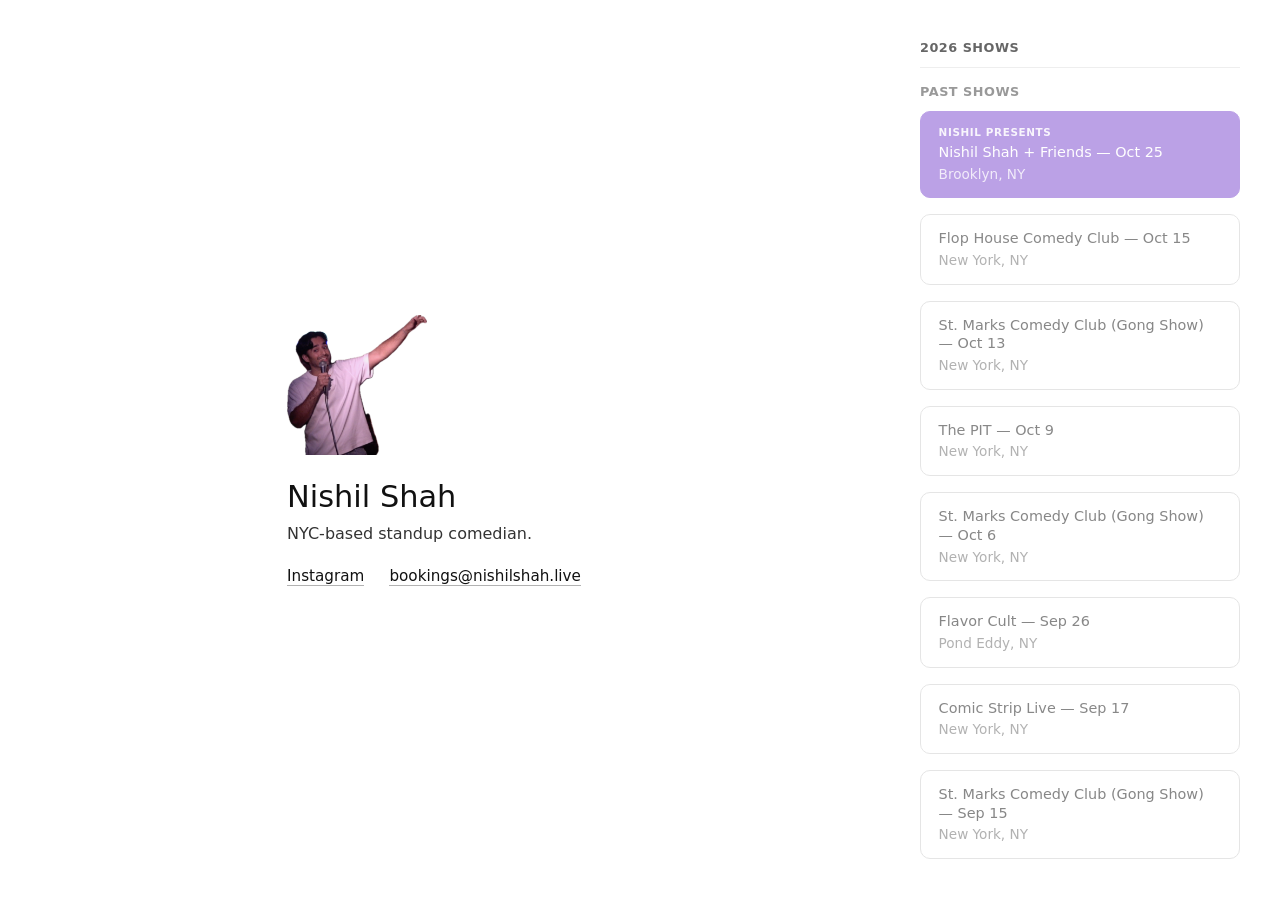
<file: index.html>
<!DOCTYPE html>
<html lang="en">
  <head>
    <meta charset="UTF-8" />
    <meta name="viewport" content="width=device-width, initial-scale=1" />
    <link rel="icon" href="/favicon.png" type="image/png" />
    <title>Nishil Shah</title>

    <meta
      name="description"
      content="Nishil Shah — NYC-based standup comedian."
    />

    <!-- Link preview card (iMessage, Instagram, X, WhatsApp, etc.). -->
    <meta property="og:type" content="website" />
    <meta property="og:url" content="https://nishilshah.live/" />
    <meta property="og:title" content="Nishil Shah" />
    <meta property="og:description" content="NYC-based standup comedian." />
    <meta property="og:image" content="https://nishilshah.live/images/portrait.jpg" />
    <meta name="twitter:card" content="summary_large_image" />
    <meta name="twitter:title" content="Nishil Shah" />
    <meta name="twitter:description" content="NYC-based standup comedian." />
    <meta name="twitter:image" content="https://nishilshah.live/images/portrait.jpg" />

    <link rel="stylesheet" href="theme.css" />
    <link rel="stylesheet" href="styles.css" />
  </head>

  <body>
    <main class="page">
      <!-- Intro -->
      <section class="intro">
        <img
          src="images/portrait.jpg"
          alt="Portrait of Nishil Shah"
          class="portrait"
        />

        <h1 class="name">Nishil Shah</h1>

        <p class="bio">
          NYC-based standup comedian.
        </p>

        <nav class="links">
          <a href="https://instagram.com/nishilshah12" target="_blank">Instagram</a>
          <a href="mailto:bookings@nishilshah.live">bookings@nishilshah.live</a>
        </nav>

        <p class="watch-line" id="watch-line" hidden>
          <span class="watch-arrow" aria-hidden="true">➡️</span>
          <a class="watch-link" href="watch/index.html">5-minute set</a>
        </p>
        <p class="watch-note" id="watch-note" hidden></p>
      </section>

      <!-- Upcoming Shows -->
      <aside class="shows">
        <div class="shows-header">2026 SHOWS</div>
        <div class="shows-list"></div>
      </aside>
    </main>

    <script src="shows.js"></script>
    <script>
      // Show data lives in shows.js (window.SHOWS). Edit that file to add/edit shows.
      const shows = window.SHOWS || [];

      const MONTHS = ["Jan", "Feb", "Mar", "Apr", "May", "Jun", "Jul", "Aug", "Sep", "Oct", "Nov", "Dec"];

      // Parse the date parts by hand so there's no timezone shift (e.g. a UTC
      // date rendering as the previous day in New York).
      function formatShowDate(iso) {
        const [, month, day] = iso.split("-").map(Number);
        return MONTHS[month - 1] + " " + day;
      }

      // Today as a local YYYY-MM-DD string, so it compares directly against the
      // show dates without any timezone drift.
      function todayISO() {
        const now = new Date();
        const y = now.getFullYear();
        const m = String(now.getMonth() + 1).padStart(2, "0");
        const d = String(now.getDate()).padStart(2, "0");
        return y + "-" + m + "-" + d;
      }

      // Build one card. Past shows stay dimmed but remain clickable when they
      // have a link — it points at the (now-ended) event page for reference,
      // labeled "View Event" rather than "Get Tickets".
      function buildCard(show, isPast) {
        const clickable = !!show.url;
        const external = clickable && /^https?:\/\//.test(show.url);
        const card = document.createElement(clickable ? "a" : "div");
        card.className = "show-card";
        if (isPast) card.classList.add("past");
        if (show.mine) card.classList.add("mine");
        // Featured (headline) show: filled accent hero card.
        if (show.featured) card.classList.add("featured");
        if (clickable) {
          card.href = show.url;
          // Only external links open a new tab; internal pages stay in-tab.
          if (external) {
            card.target = "_blank";
            card.rel = "noopener";
          }
        }

        const content = document.createElement("div");
        content.className = "show-content";

        if (show.mine) {
          const badge = document.createElement("div");
          badge.className = "show-badge";
          badge.textContent = "NISHIL PRESENTS";
          content.appendChild(badge);
        }

        const title = document.createElement("div");
        title.className = "show-title";
        title.textContent = show.venue + " — " + formatShowDate(show.date);

        const meta = document.createElement("div");
        meta.className = "show-meta";
        meta.textContent = show.city;

        content.appendChild(title);
        content.appendChild(meta);
        card.appendChild(content);

        // Self-produced: "View Show" (leads to its landing page).
        // Upcoming: "Get Tickets" or a door note. Past: "View Event" (no note).
        let overlayText;
        if (isPast) {
          overlayText = clickable ? "View Event" : null;
        } else if (show.mine) {
          overlayText = "View Show";
        } else {
          overlayText = clickable ? "Get Tickets" : show.note;
        }
        if (overlayText) {
          const overlay = document.createElement("div");
          overlay.className = "show-overlay";
          overlay.textContent = overlayText;
          card.appendChild(overlay);
        }

        return card;
      }

      function renderShows() {
        const list = document.querySelector(".shows-list");
        if (!list) return;

        const today = todayISO();
        // Shows flagged `hidden: true` are staged but not shown publicly.
        // Visit the home page with ?preview in the URL to reveal them (for you).
        const preview = new URLSearchParams(location.search).has("preview");
        if (preview) console.log("%c[preview] showing hidden shows", "color:#7a45cf;font-weight:bold");
        const visible = preview ? shows : shows.filter((s) => !s.hidden);
        const upcoming = visible
          .filter((s) => s.date >= today)
          .sort((a, b) => {
            // Featured shows pinned to the top; everything else soonest-first.
            if (!!a.featured !== !!b.featured) return a.featured ? -1 : 1;
            return a.date.localeCompare(b.date);
          });
        const past = visible
          .filter((s) => s.date < today)
          .sort((a, b) => b.date.localeCompare(a.date)); // most recent first

        for (const show of upcoming) {
          list.appendChild(buildCard(show, false));
        }

        if (past.length) {
          const divider = document.createElement("div");
          divider.className = "shows-subheader";
          divider.textContent = "PAST SHOWS";
          list.appendChild(divider);

          for (const show of past) {
            list.appendChild(buildCard(show, true));
          }
        }
      }

      renderShows();
    </script>

    <script src="watch-config.js"></script>
    <script>
      // Show the "5-minute set" link only when the video is enabled
      // (see watch-config.js). Caption text comes from the same config.
      if (window.WATCH && window.WATCH.enabled) {
        var watchLine = document.getElementById("watch-line");
        var watchNote = document.getElementById("watch-note");
        if (watchLine) watchLine.hidden = false;
        if (watchNote && window.WATCH.caption) {
          watchNote.textContent = window.WATCH.caption;
          watchNote.hidden = false;
        }
      }
    </script>

    <script defer src="analytics.js"></script>
  </body>
</html>
</file>
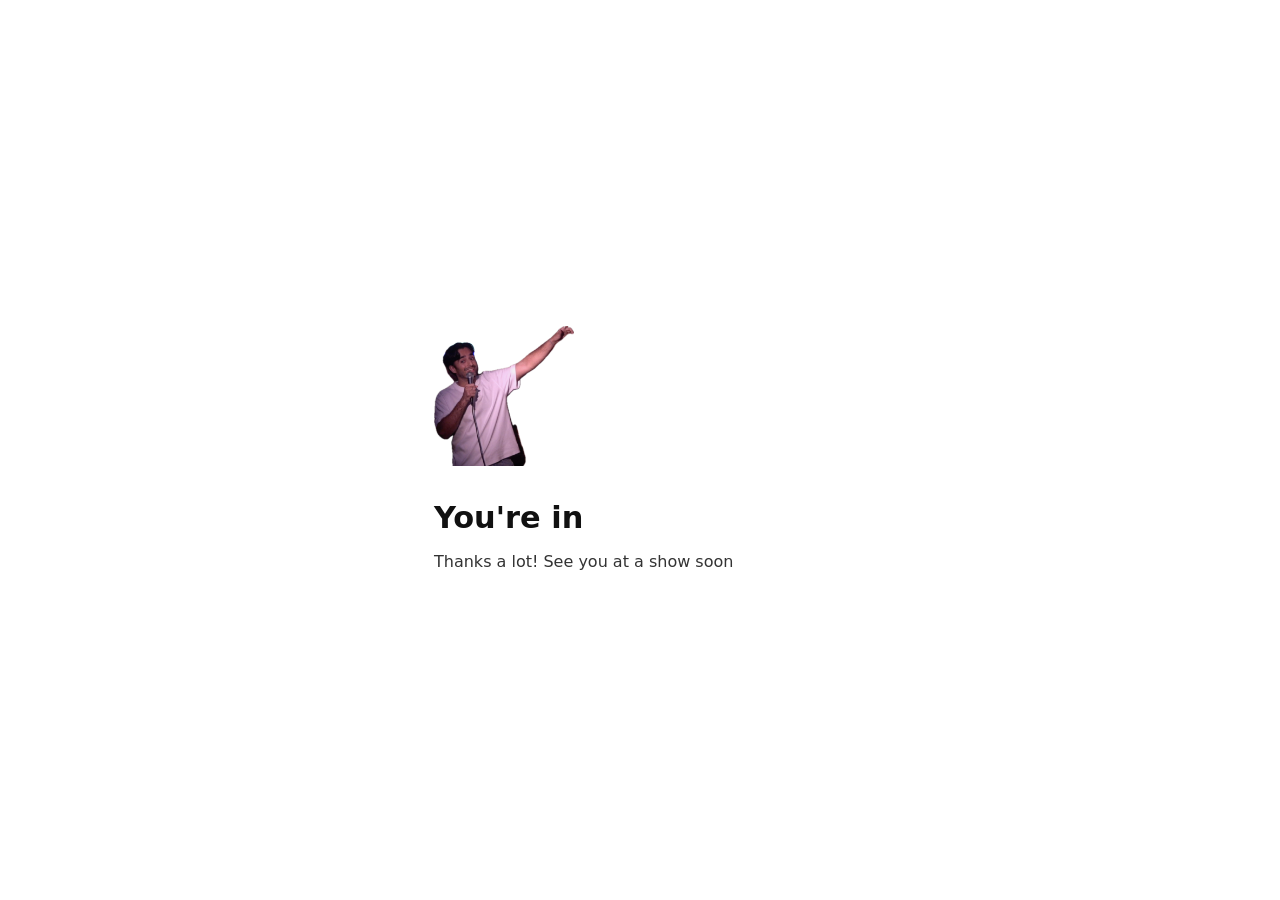
<file: confirmed/index.html>
<!DOCTYPE html>
<!--
  CONFIRMATION SUCCESS PAGE — nishilshah.live/confirmed
  Where subscribers land after clicking "confirm" in the Kit double opt-in email.
  Set this as the "after confirmation" redirect URL in Kit
  (Form 9759877 → Settings → Incentive → after confirmation → redirect).
-->
<html lang="en">
  <head>
    <meta charset="UTF-8" />
    <meta name="viewport" content="width=device-width, initial-scale=1" />
    <link rel="icon" href="../favicon.png" type="image/png" />

    <title>You're in — Nishil Shah</title>
    <meta name="description" content="You're on the list. See you at a show." />
    <meta name="robots" content="noindex" />

    <link rel="stylesheet" href="../theme.css" />

    <style>
      * {
        box-sizing: border-box;
      }

      html,
      body {
        height: 100%;
        margin: 0;
      }

      body {
        font-family: system-ui, -apple-system, BlinkMacSystemFont, sans-serif;
        color: var(--text);
        background: var(--bg);
        overflow: hidden;
      }

      .confirmed {
        min-height: 100vh;
        min-height: 100dvh;
        max-width: 460px;
        margin: 0 auto;
        padding: 1.5rem;
        display: flex;
        flex-direction: column;
        justify-content: center;
        align-items: flex-start;
        gap: 0.85rem;
      }

      .confirmed-photo {
        width: 140px;
        height: 140px;
        object-fit: cover;
        border-radius: 6px;
        margin-bottom: 1.25rem;
      }

      .confirmed-eyebrow {
        margin: 0;
        font-size: 0.85rem;
        font-weight: 600;
        letter-spacing: 0.04em;
        text-transform: uppercase;
        color: var(--accent);
      }

      .confirmed-title {
        margin: 0;
        font-size: 1.9rem;
        font-weight: 600;
        line-height: 1.2;
      }

      .confirmed-copy {
        margin: 0;
        font-size: 1rem;
        line-height: 1.5;
        color: var(--text-body);
        max-width: 42ch;
      }

      .confirmed-links {
        margin-top: 0.75rem;
        display: flex;
        flex-wrap: wrap;
        gap: 1.25rem;
      }

      .confirmed-links a {
        font-size: 0.95rem;
        color: inherit;
        text-decoration: none;
        border-bottom: 1px solid rgba(0, 0, 0, 0.3);
      }

      .confirmed-links a:hover {
        border-bottom-color: rgba(0, 0, 0, 0.7);
      }
    </style>
  </head>

  <body>
    <main class="confirmed">
      <img class="confirmed-photo" src="../images/portrait.jpg" alt="Nishil Shah" />

      <h1 class="confirmed-title">You're in</h1>
      <p class="confirmed-copy">
        Thanks a lot! See you at a show soon
      </p>
    </main>
  </body>
</html>
</file>
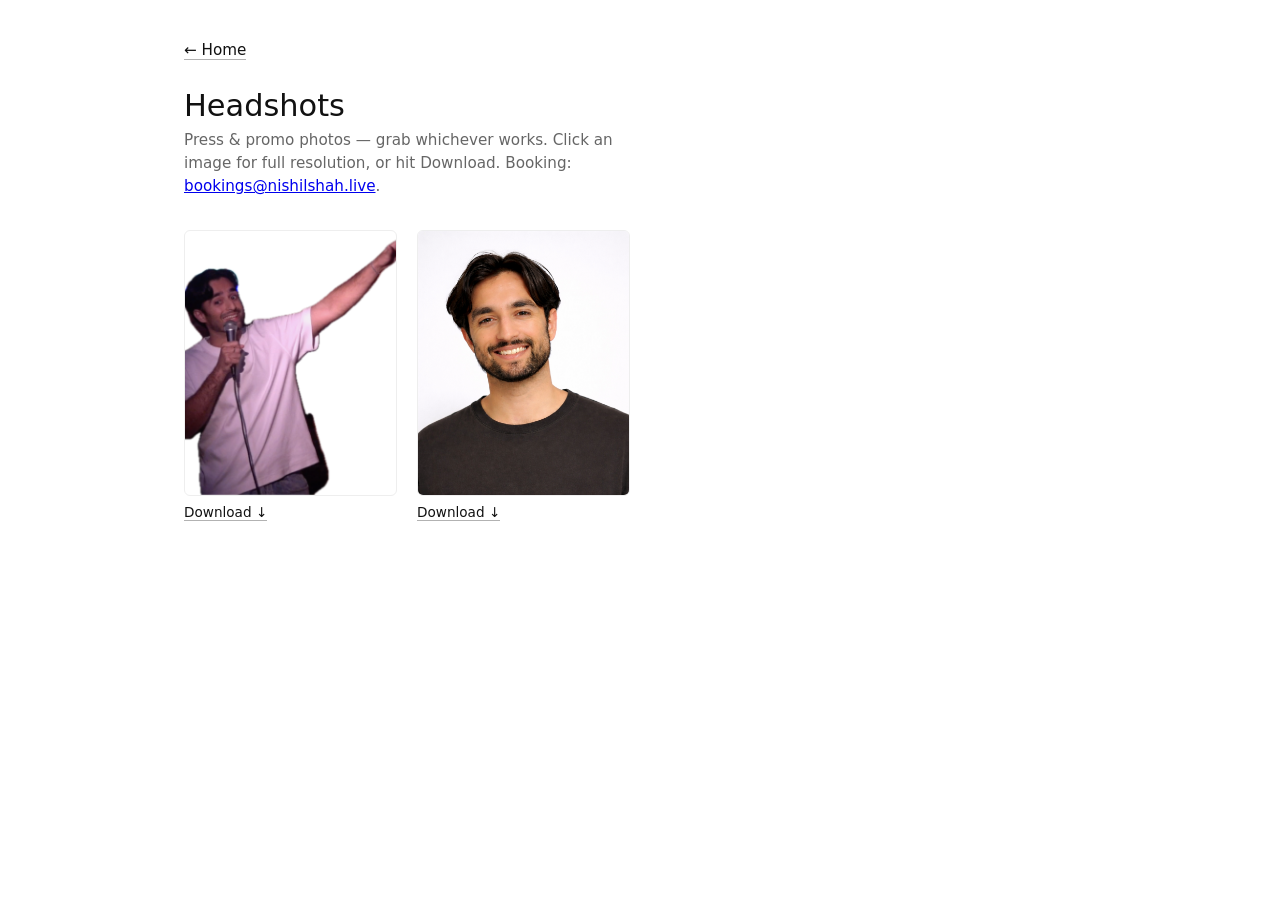
<file: headshots/index.html>
<!DOCTYPE html>
<!--
  HEADSHOTS / PRESS PHOTOS — nishilshah.live/headshots
  Send this link to bookers/press so they can grab a photo themselves.

  To add a photo:
    1. Drop the image file in this folder (e.g. headshots/press-01.jpg).
       Use hi-res files — bookers print these.
    2. Add one line to the `photos` array below:
         { file: "press-01.jpg", credit: "Photo by ___" },   // credit optional
  To remove one, delete its line (and the file). Order top-to-bottom = array order.

  Seeded with existing site images so it renders now — replace with real headshots.
-->
<html lang="en">
  <head>
    <meta charset="UTF-8" />
    <meta name="viewport" content="width=device-width, initial-scale=1" />
    <link rel="icon" href="../favicon.png" type="image/png" />

    <title>Headshots — Nishil Shah</title>
    <meta name="description" content="Press photos and headshots for Nishil Shah, NYC-based standup comedian." />

    <style>
      * {
        box-sizing: border-box;
      }

      body {
        margin: 0;
        font-family: system-ui, -apple-system, BlinkMacSystemFont, sans-serif;
        color: #111;
        background: #fff;
      }

      .headshots {
        max-width: 960px;
        margin: 0 auto;
        padding: 2.5rem 1.5rem;
      }

      .headshots-back {
        display: inline-block;
        margin-bottom: 1.75rem;
        font-size: 0.95rem;
        color: inherit;
        text-decoration: none;
        border-bottom: 1px solid rgba(0, 0, 0, 0.3);
      }

      .headshots-back:hover {
        border-bottom-color: rgba(0, 0, 0, 0.7);
      }

      /* Matches the home page .name */
      .headshots-title {
        margin: 0 0 0.4rem 0;
        font-size: 1.9rem;
        font-weight: 500;
      }

      .headshots-note {
        margin: 0 0 2rem 0;
        font-size: 0.95rem;
        line-height: 1.5;
        color: #666;
        max-width: 46ch;
      }

      /* Responsive grid — fills the row, wraps as needed. */
      .gallery {
        display: grid;
        grid-template-columns: repeat(auto-fill, minmax(200px, 1fr));
        gap: 1.25rem;
      }

      .shot {
        display: flex;
        flex-direction: column;
        gap: 0.5rem;
      }

      .shot-image {
        display: block;
      }

      .shot-image img {
        width: 100%;
        aspect-ratio: 4 / 5;
        object-fit: cover;
        border-radius: 6px;
        border: 1px solid #eee;
        display: block;
      }

      .shot-meta {
        display: flex;
        align-items: baseline;
        justify-content: space-between;
        gap: 0.5rem;
      }

      .shot-credit {
        font-size: 0.78rem;
        color: #999;
      }

      .shot-download {
        font-size: 0.85rem;
        color: inherit;
        text-decoration: none;
        border-bottom: 1px solid rgba(0, 0, 0, 0.3);
        white-space: nowrap;
      }

      .shot-download:hover {
        border-bottom-color: rgba(0, 0, 0, 0.7);
      }
    </style>
  </head>

  <body>
    <main class="headshots">
      <a class="headshots-back" href="../index.html">← Home</a>

      <h1 class="headshots-title">Headshots</h1>
      <p class="headshots-note">
        Press &amp; promo photos — grab whichever works. Click an image for
        full resolution, or hit Download. Booking:
        <a href="mailto:bookings@nishilshah.live">bookings@nishilshah.live</a>.
      </p>

      <div class="gallery"></div>
    </main>

    <script>
      // Add a photo: drop the file in this folder, add a line here.
      // Paths are relative to /headshots. credit is optional.
      const photos = [
        { file: "../images/portrait.jpg" },
        { file: "../images/headshot.png" },
      ];

      function renderGallery() {
        const gallery = document.querySelector(".gallery");
        if (!gallery) return;

        photos.forEach((photo, i) => {
          const shot = document.createElement("div");
          shot.className = "shot";

          // Image links to the full-size file (opens in a new tab).
          const imageLink = document.createElement("a");
          imageLink.className = "shot-image";
          imageLink.href = photo.file;
          imageLink.target = "_blank";
          imageLink.rel = "noopener";

          const img = document.createElement("img");
          img.src = photo.file;
          img.alt = "Nishil Shah headshot " + (i + 1);
          img.loading = "lazy";
          imageLink.appendChild(img);

          const meta = document.createElement("div");
          meta.className = "shot-meta";

          const download = document.createElement("a");
          download.className = "shot-download";
          download.href = photo.file;
          download.setAttribute("download", "");
          download.textContent = "Download ↓";
          meta.appendChild(download);

          if (photo.credit) {
            const credit = document.createElement("span");
            credit.className = "shot-credit";
            credit.textContent = photo.credit;
            meta.appendChild(credit);
          }

          shot.appendChild(imageLink);
          shot.appendChild(meta);
          gallery.appendChild(shot);
        });
      }

      renderGallery();
    </script>
  </body>
</html>
</file>
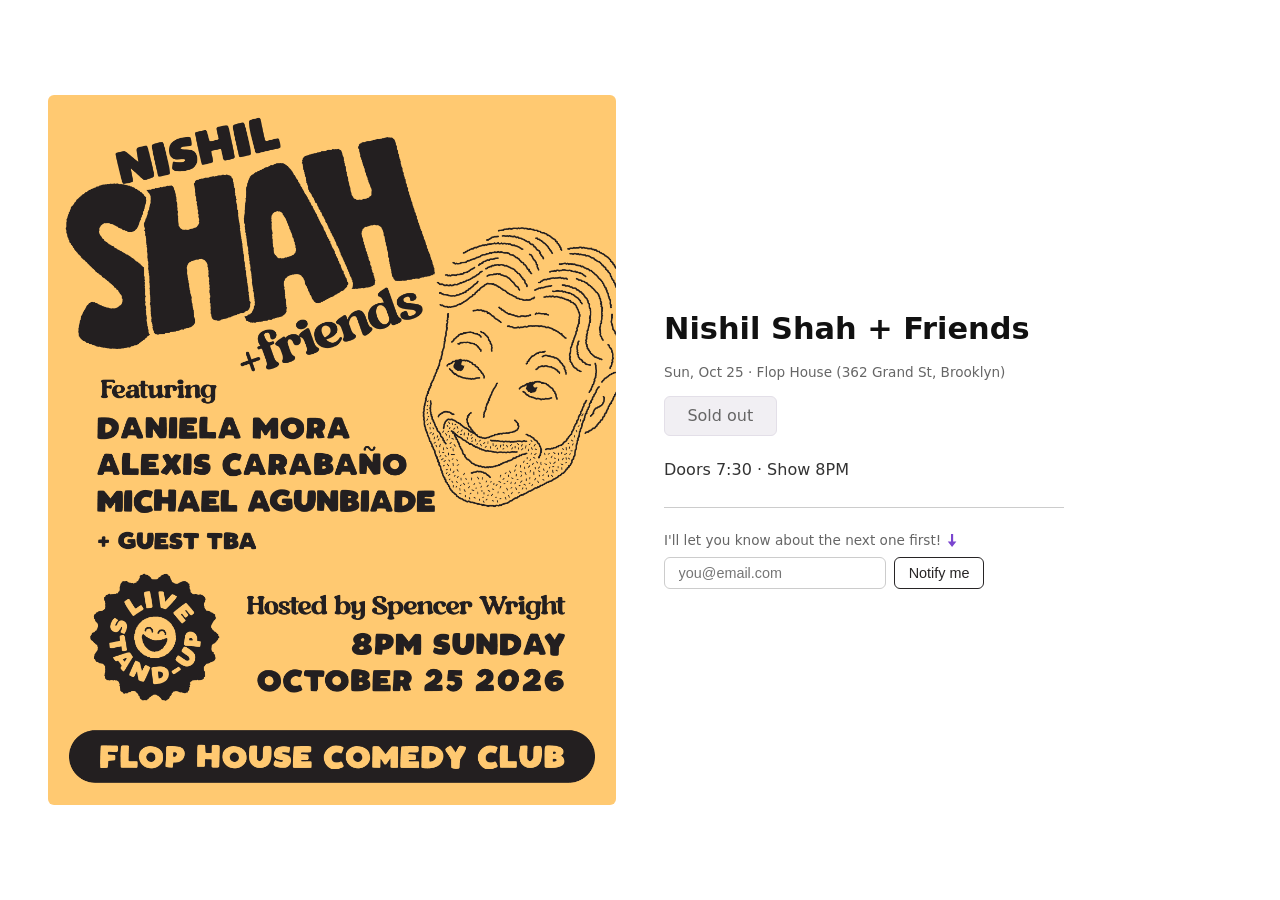
<file: oct25/index.html>
<!DOCTYPE html>
<!--
  REDIRECT STUB — nishilshah.live/oct25  ->  nishilshah.live/on-oct-25
  The real show page lives at /on-oct-25. This just forwards the shorter link
  there so both work. If you ever flip which slug is canonical, swap the URL
  below (and the one in the <a> fallback).
-->
<html lang="en">
  <head>
    <meta charset="UTF-8" />
    <meta name="viewport" content="width=device-width, initial-scale=1" />
    <title>Redirecting…</title>
    <link rel="canonical" href="https://nishilshah.live/on-oct-25/" />
    <meta http-equiv="refresh" content="0; url=/on-oct-25/" />
    <script>
      // Instant client-side redirect (fires before the meta refresh in practice).
      window.location.replace("/on-oct-25/");
    </script>
  </head>
  <body>
    <p>Redirecting to <a href="/on-oct-25/">the show page</a>…</p>
  </body>
</html>
</file>
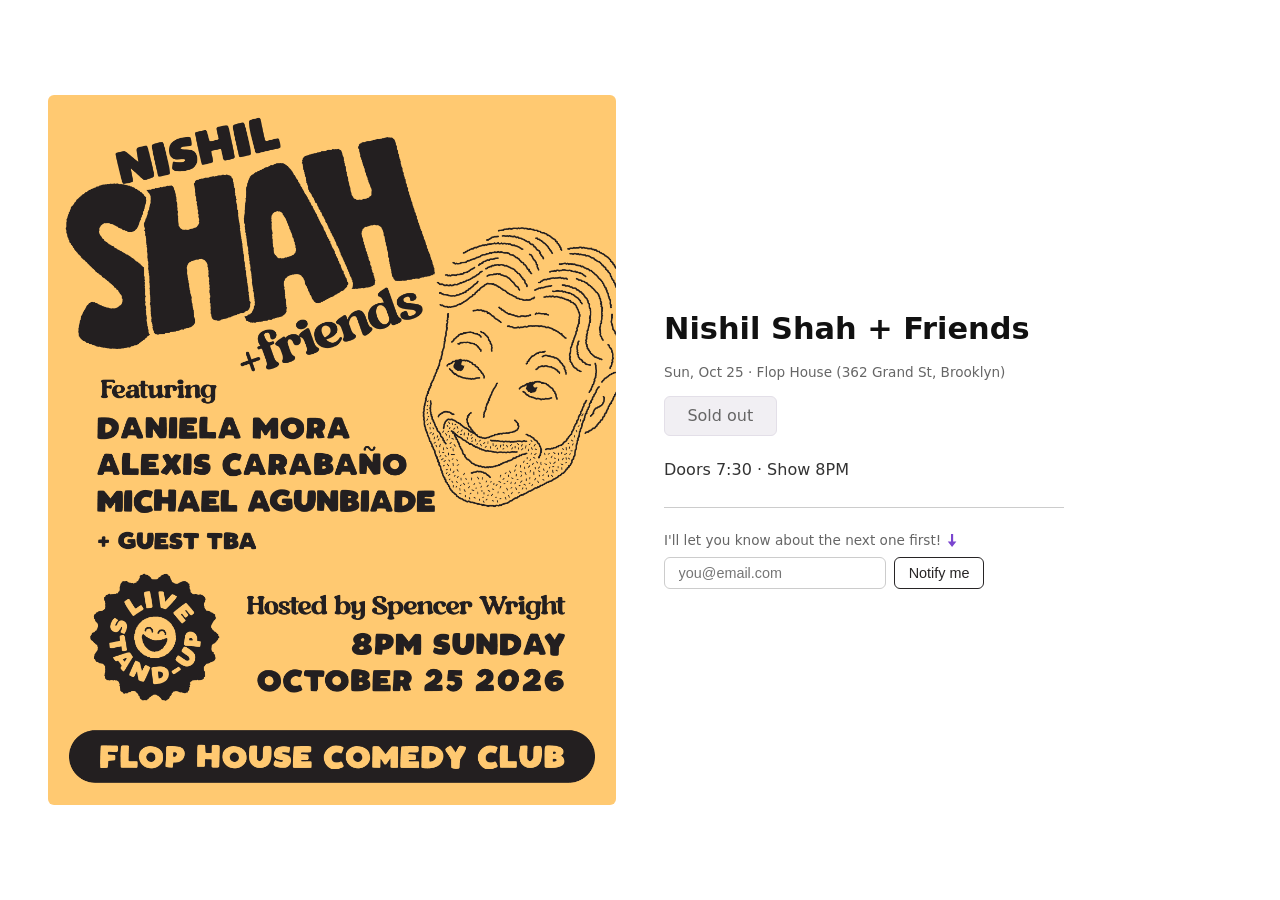
<file: on-oct-25/index.html>
<!DOCTYPE html>
<!--
  SHOW PAGE — nishilshah.live/on-oct-25  (Nishil Shah + Friends @ Flop House)
  LIVE: linked from the home page (featured card).

  Styles are in /event.css and signup logic in /event.js (shared by all show
  pages). Only edit this page's CONTENT + the OG tags below.

  NOTE: no "← All Shows" link here on purpose — this page should convert to a
  ticket, not leak traffic to the other (non-self-produced) shows. Same rule
  as /subscribe.

  Page is locked to one viewport height — keep copy short so it never scrolls.
-->
<html lang="en">
  <head>
    <meta charset="UTF-8" />
    <meta name="viewport" content="width=device-width, initial-scale=1" />
    <link rel="icon" href="../favicon.png" type="image/png" />

    <title>Nishil Shah + Friends</title>
    <meta name="description" content="Nishil Shah + Friends — live stand-up at Flop House Comedy Club, Brooklyn. Sunday, October 25. Limited $12 tickets." />

    <!-- Social share preview. Point og:image at flyer.jpg once you add it. -->
    <meta property="og:type" content="website" />
    <meta property="og:title" content="Nishil Shah + Friends" />
    <meta property="og:description" content="Live stand-up at Flop House Comedy Club, Brooklyn — Sunday, October 25. Limited $12 tickets." />
    <meta property="og:image" content="https://nishilshah.live/on-oct-25/flyer.png" />
    <meta name="twitter:card" content="summary_large_image" />

    <link rel="stylesheet" href="../theme.css" />
    <link rel="stylesheet" href="../event.css" />
  </head>

  <!-- SOLD OUT. Remove data-sold-out (or set "false") to put tickets back on
       sale — see the SOLD OUT STATE block in /event.css for what it flips. -->
  <body data-sold-out="true">
    <main class="event">
      <!-- LEFT on laptop, TOP on mobile. -->
      <div class="event-flyer">
        <!-- Alt text carries the lineup: the names are only on the flyer now,
             so this is the sole text copy for screen readers and search. -->
        <img
          class="event-poster"
          src="flyer.png"
          alt="Nishil Shah + Friends — live stand-up, 8PM Sunday October 25 2026 at Flop House Comedy Club. Featuring Daniela Mora, Alexis Carabaño, Michael Agunbiade, plus a guest TBA. Hosted by Spencer Wright."
        />
      </div>

      <!-- RIGHT on laptop, BELOW on mobile. -->
      <div class="event-info">
        <h1 class="event-title">Nishil Shah + Friends</h1>
        <p class="event-details">Sun, Oct 25 · Flop House (362 Grand St, Brooklyn)</p>
        <!-- Price above the button, doors + address below it. Links out to
             Flop House's box office, which states the 8PM show time. -->
        <p class="event-price">limited $12 tix · $15 after</p>

        <p class="event-blurb event-note">
          Heads up: At checkout, select <strong>&ldquo;Just tonight&rsquo;s show&rdquo;</strong> (it defaults to a monthly pass).
        </p>
        <!-- Both states live here; CSS shows one based on data-sold-out. -->
        <a
          class="event-tickets event-tickets--live"
          href="https://flophousecomedy.com/d4746cdc-a0b5-45ce-b897-afcb896b1851/event/d5cab7d9-10aa-4622-91fb-49ccc3478dfc"
          target="_blank"
          rel="noopener"
          >Get Tickets</a
        >
        <span class="event-tickets event-tickets--soldout" aria-disabled="true">Sold out</span>
        <p class="event-doors">Doors 7:30 · Show 8PM</p>

        <!-- On mobile this group pins to the bottom as a card (see event.css). -->
        <div class="event-signup-card">
          <p class="event-signup-prompt event-signup-prompt--live">Can't make it? Sign up for the next one <svg class="event-signup-arrow" width="16" height="16" viewBox="0 0 512 512" fill="currentColor" aria-hidden="true"><polygon points="283.7,298.7 283.7,0 198.3,0 198.3,298.7 70.3,298.7 241,512 411.7,298.7" /></svg></p>
          <p class="event-signup-prompt event-signup-prompt--soldout">I'll let you know about the next one first! <svg class="event-signup-arrow" width="16" height="16" viewBox="0 0 512 512" fill="currentColor" aria-hidden="true"><polygon points="283.7,298.7 283.7,0 198.3,0 198.3,298.7 70.3,298.7 241,512 411.7,298.7" /></svg></p>

          <!--
            Posts to Kit (form 9759877) via /event.js. To also capture city, add a
            custom field in Kit, then add an input here named fields[city].
          -->
          <form class="event-signup" action="https://app.kit.com/forms/9759877/subscriptions" method="post">
            <input type="email" name="email_address" placeholder="you@email.com" required />
            <!-- Attribution: needs a "source" custom field created in Kit to record. -->
            <input type="hidden" name="fields[source]" value="on-oct-25" />
            <button type="submit">Notify me</button>
          </form>
          <p class="event-signup-done" hidden>Thanks for signing up!</p>
        </div>
      </div>
    </main>

    <script src="../event.js"></script>
    <script defer src="../analytics.js"></script>
  </body>
</html>
</file>
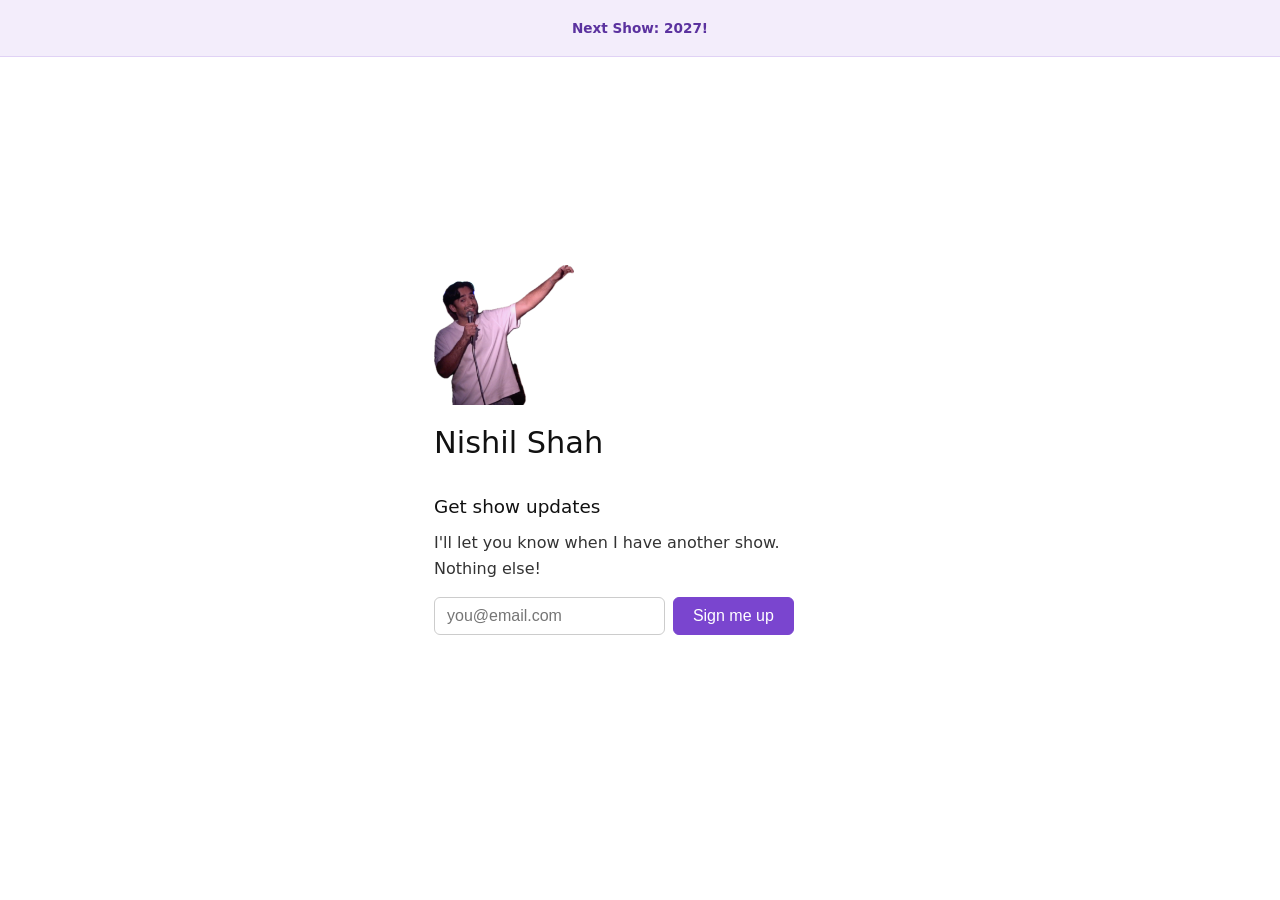
<file: subscribe/index.html>
<!DOCTYPE html>
<!--
  MAILING LIST SIGNUP — nishilshah.live/subscribe
  A focused, single-purpose page to link from your IG bio, a QR code at shows,
  texts, etc. Intro (photo + name) up top, then a callout for the one show we
  want to push, then signup. Reuses the Kit form + shared /event.js logic.

  NOTE: this page deliberately does NOT link to the home page / all-shows list —
  it should only ever point at a self-produced show.
-->
<html lang="en">
  <head>
    <meta charset="UTF-8" />
    <meta name="viewport" content="width=device-width, initial-scale=1" />
    <link rel="icon" href="../favicon.png" type="image/png" />

    <title>Mailing List — Nishil Shah</title>
    <meta name="description" content="Sign up and Nishil Shah will let you know when he has another show. Nothing else!" />

    <meta property="og:type" content="website" />
    <meta property="og:title" content="Nishil Shah — Mailing List" />
    <meta property="og:description" content="Sign up and I'll let you know when I have another show. Nothing else!" />
    <meta property="og:image" content="https://nishilshah.live/images/portrait.jpg" />
    <meta name="twitter:card" content="summary_large_image" />

    <link rel="stylesheet" href="../theme.css" />

    <style>
      * {
        box-sizing: border-box;
      }

      html,
      body {
        height: 100%;
        margin: 0;
      }

      body {
        font-family: system-ui, -apple-system, BlinkMacSystemFont, sans-serif;
        color: var(--text);
        background: var(--bg);
        overflow: hidden;
      }

      /* Left-aligned, vertically centered: intro up top, signup below. */
      .subscribe {
        min-height: 100vh;
        min-height: 100dvh;
        max-width: 460px;
        margin: 0 auto;
        /* Symmetric padding: the banner is position:fixed and overlays the top,
           so the content stays centered in the full viewport rather than being
           pushed down by it. */
        padding: 2rem 1.5rem;
        display: flex;
        flex-direction: column;
        justify-content: center;
        align-items: flex-start;
        gap: 1.75rem;
      }

      /* Show banner — pinned across the top, the whole bar is the link.
         Keeps the page body a pure mailing-list signup while still pushing the
         one show we want traffic on. Deliberately NOT a link to the home page /
         all-shows list. After Oct 25, repoint it or delete the <a> entirely. */
      .subscribe-banner {
        /* margin:0 — the banner is a <p> between shows, and a paragraph's
           default margin would push a fixed bar down off the top edge. */
        margin: 0;
        position: fixed;
        top: 0;
        left: 0;
        right: 0;
        z-index: 10;
        display: block;
        padding: 1.25rem 1rem;
        /* Soft tint of --accent rather than a saturated block: quieter than a
           full purple bar, but contrast goes UP (dark text on pale ground)
           instead of down the way reduced opacity would. */
        background: #f3edfb;
        border-bottom: 1px solid #e0d2f5;
        color: var(--accent-dark);
        font-size: 0.85rem;
        font-weight: 600;
        text-align: center;
        text-decoration: none;
      }

      /* Hover only when the banner is a link — a plain-text banner between
         shows shouldn't look clickable. */
      a.subscribe-banner:hover {
        background: #ece2f8;
      }

      /* --- Intro (mirrors the home page) --- */
      .subscribe-intro {
        display: flex;
        flex-direction: column;
        align-items: flex-start;
      }

      .subscribe-photo {
        width: 140px;
        height: 140px;
        object-fit: cover;
        border-radius: 6px;
        margin-bottom: 1.25rem;
      }

      .subscribe-name {
        margin: 0 0 0.4rem 0;
        font-size: 1.9rem;
        font-weight: 500;
        line-height: 1.2;
      }

      .subscribe-bio {
        margin: 0;
        font-size: 1rem;
        line-height: 1.5;
        color: var(--text-body);
      }

      /* --- Signup --- */
      .subscribe-signup {
        display: flex;
        flex-direction: column;
        align-items: flex-start;
        gap: 0.75rem;
        width: 100%;
      }

      .subscribe-heading {
        margin: 0;
        font-size: 1.15rem;
        font-weight: 500;
        line-height: 1.2;
      }

      .subscribe-copy {
        margin: 0;
        font-size: 1rem;
        line-height: 1.6;
        color: var(--text-body);
        max-width: 40ch;
      }

      /* Reuses .event-signup classes so shared /event.js drives the submit. */
      .event-signup {
        display: flex;
        gap: 0.5rem;
        width: 100%;
        max-width: 360px;
        margin-top: 0.25rem;
      }

      .event-signup input {
        flex: 1;
        min-width: 0;
        padding: 0.55rem 0.75rem;
        border: 1px solid var(--border);
        border-radius: 6px;
        /* 16px so iOS doesn't auto-zoom on focus. */
        font-size: 1rem;
      }

      /* Filled accent (purple) — signing up is this page's whole purpose. */
      .event-signup button {
        padding: 0.55rem 1.2rem;
        border: 1px solid var(--accent);
        border-radius: 6px;
        background: var(--accent);
        color: #fff;
        font-size: 1rem;
        cursor: pointer;
        white-space: nowrap;
      }

      .event-signup button:hover {
        opacity: 0.9;
      }

      .event-signup[hidden] {
        display: none;
      }

      .event-signup-done {
        margin: 0.25rem 0 0 0;
        font-size: 1rem;
        font-weight: 500;
        color: var(--text);
      }

      /* Short phones: the page can't scroll (overflow:hidden), so tighten the
         stack rather than let the signup get clipped off the bottom. */
      @media (max-height: 680px) {
        .subscribe {
          gap: 1.5rem;
          padding: 1.5rem;
        }

        .subscribe-photo {
          width: 100px;
          height: 100px;
          margin-bottom: 0.9rem;
        }
      }
    </style>
  </head>

  <body>
    <!-- Between shows: plain text, no link. When the next show has a page, turn
         this back into <a class="subscribe-banner" href="../<slug>/">…</a>. -->
    <p class="subscribe-banner">Next Show: 2027!</p>

    <main class="subscribe">
      <div class="subscribe-intro">
        <img class="subscribe-photo" src="../images/portrait.jpg" alt="Portrait of Nishil Shah" />
        <h1 class="subscribe-name">Nishil Shah</h1>
      </div>

      <div class="subscribe-signup">
        <h2 class="subscribe-heading">Get show updates</h2>
        <p class="subscribe-copy event-signup-prompt">
          I'll let you know when I have another show. Nothing else!
        </p>

        <form class="event-signup" action="https://app.kit.com/forms/9759877/subscriptions" method="post">
          <input type="email" name="email_address" placeholder="you@email.com" required />
          <!-- Attribution: needs a "source" custom field created in Kit to record. -->
          <input type="hidden" name="fields[source]" value="subscribe" />
          <button type="submit">Sign me up</button>
        </form>
        <p class="event-signup-done" hidden>Thanks for signing up!</p>
      </div>
    </main>

    <script src="../event.js"></script>
    <script defer src="../analytics.js"></script>
  </body>
</html>
</file>
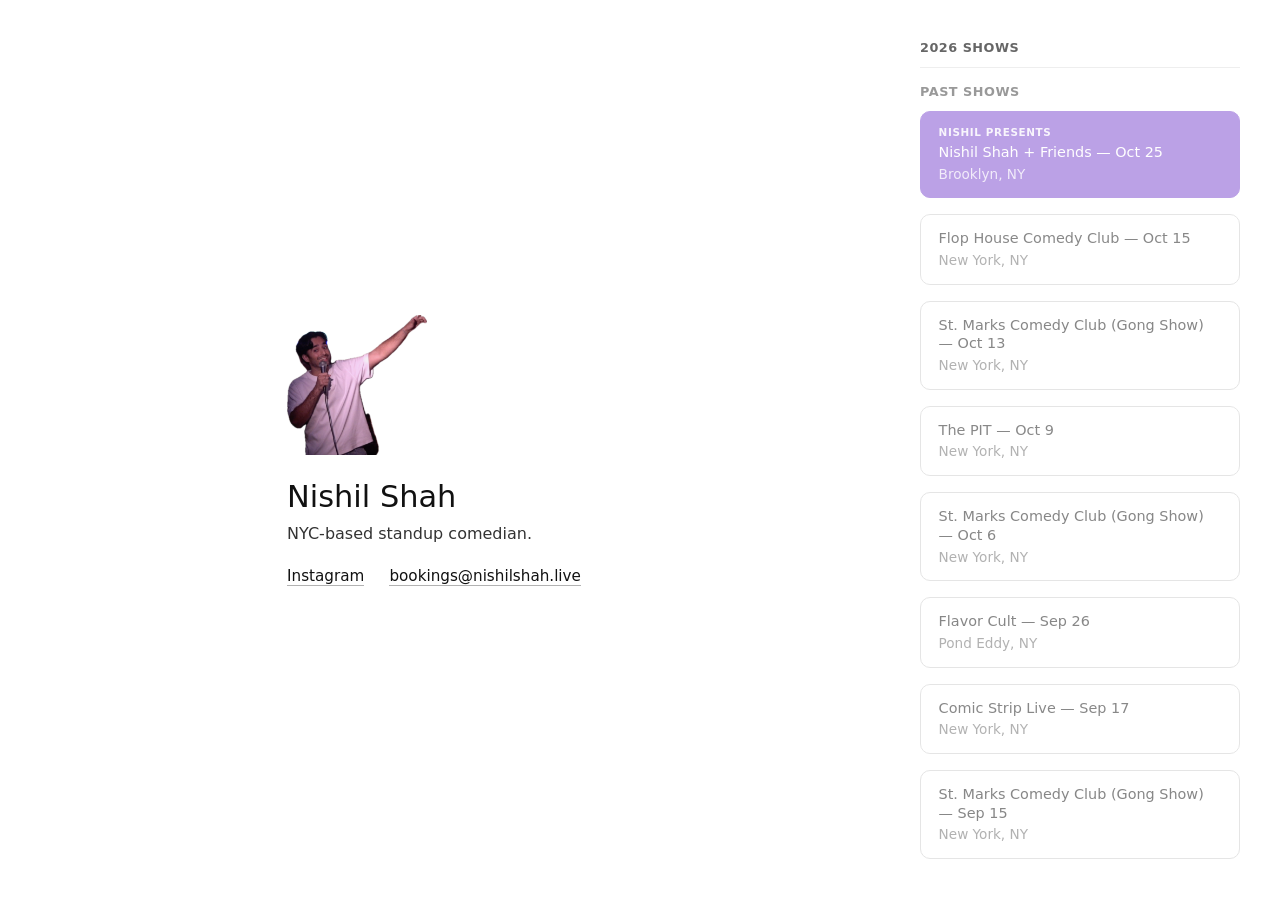
<file: watch/index.html>
<!DOCTYPE html>
<html lang="en">
  <head>
    <meta charset="UTF-8" />
    <meta name="viewport" content="width=device-width, initial-scale=1" />
    <link rel="icon" href="../favicon.png" type="image/png" />

    <title>5-Minute Set — Nishil Shah</title>
    <meta name="description" content="A stand-up set from Nishil Shah, NYC-based comedian." />

    <!-- Share preview uses the video's thumbnail. -->
    <meta property="og:type" content="video.other" />
    <meta property="og:title" content="Nishil Shah — 5-minute set" />
    <meta property="og:description" content="A stand-up set from Nishil Shah, NYC-based comedian." />
    <meta property="og:image" content="https://img.youtube.com/vi/jST7wiKmfpk/maxresdefault.jpg" />
    <meta name="twitter:card" content="summary_large_image" />

    <link rel="stylesheet" href="../theme.css" />

    <style>
      * {
        box-sizing: border-box;
      }

      html,
      body {
        height: 100%;
        margin: 0;
      }

      body {
        font-family: system-ui, -apple-system, BlinkMacSystemFont, sans-serif;
        color: var(--text);
        background: var(--bg);
      }

      .watch {
        min-height: 100vh;
        min-height: 100dvh;
        display: flex;
        flex-direction: column;
        justify-content: center;
        align-items: center;
        padding: 1.5rem;
        gap: 0.75rem;
      }

      .watch-back {
        position: fixed;
        top: 1.25rem;
        left: 1.5rem;
        z-index: 1;
        font-size: 0.95rem;
        color: inherit;
        text-decoration: none;
        border-bottom: 1px solid rgba(0, 0, 0, 0.3);
      }

      .watch-back:hover {
        border-bottom-color: rgba(0, 0, 0, 0.7);
      }

      .watch-inner {
        width: 100%;
        max-width: 720px;
      }

      /* Responsive 16:9 video frame. */
      .watch-frame {
        position: relative;
        width: 100%;
        aspect-ratio: 16 / 9;
        border-radius: 8px;
        overflow: hidden;
        background: #000;
      }

      .watch-frame iframe {
        position: absolute;
        inset: 0;
        width: 100%;
        height: 100%;
        border: 0;
      }

      .watch-caption {
        margin: 0.75rem 0 0 0;
        font-size: 0.9rem;
        font-style: italic;
        color: var(--text-meta);
      }
    </style>
  </head>

  <body>
    <main class="watch">
      <a class="watch-back" href="../">← Home</a>

      <div class="watch-inner">
        <div class="watch-frame" id="watch-frame"></div>
        <p class="watch-caption" id="watch-caption"></p>
      </div>
    </main>

    <script src="../watch-config.js"></script>
    <script>
      (function () {
        var cfg = window.WATCH || {};
        // If the video is turned off, don't expose the page.
        if (!cfg.enabled || !cfg.videoId) {
          location.replace("../index.html");
          return;
        }
        var iframe = document.createElement("iframe");
        iframe.src = "https://www.youtube-nocookie.com/embed/" + cfg.videoId;
        iframe.title = "Nishil Shah — 5-minute set";
        iframe.loading = "lazy";
        iframe.setAttribute(
          "allow",
          "accelerometer; autoplay; clipboard-write; encrypted-media; gyroscope; picture-in-picture; web-share"
        );
        iframe.allowFullscreen = true;
        document.getElementById("watch-frame").appendChild(iframe);
        var caption = document.getElementById("watch-caption");
        if (caption) caption.textContent = cfg.caption || "";
      })();
    </script>
  </body>
</html>
</file>
<file: theme.css>
/* =========================================================================
   DESIGN SYSTEM — color palette
   The single source of truth for colors. Every page links this first, then
   its own stylesheet references these tokens via var(--name).
   Change a color here → it updates everywhere.
   ========================================================================= */

:root {
  /* ---- Brand ---- */
  --accent: #7a45cf;        /* purple — deepened so white text stays legible on
                               fills. Originally sampled from the first Oct 25
                               flyer; that flyer is now amber (#ffc96e) + black,
                               and we kept purple on purpose — it pairs with the
                               amber rather than competing. Don't swap the accent
                               to amber without also flipping button text to
                               black: white on amber is ~1.7:1 and unreadable. */
  --accent-dark: #5b329f;   /* darker purple — featured-card hover overlay */

  /* ---- Neutrals ---- */
  --charcoal: #272425;      /* near-black. Used for the outlined secondary
                               button; also close to the flyer's ink. */

  /* ---- Text (3 tiers) ---- */
  --text: #111;             /* titles / primary text */
  --text-body: #333;        /* body copy */
  --text-meta: #666;        /* supporting / meta — the one secondary gray */

  /* ---- Surfaces ---- */
  --bg: #fff;               /* page background */
  --border: #ccc;           /* input / hairline borders */
}
</file>
<file: styles.css>
/* =========================
   Base
========================= */

* {
  box-sizing: border-box;
}

html,
body {
  height: 100%;
}

body {
  margin: 0;
  font-family: system-ui, -apple-system, BlinkMacSystemFont, sans-serif;
  color: var(--text);
  background: var(--bg);
  /* Colors come from theme.css (--accent, --text, etc.). */
  /* Lock the page to the viewport; only the shows list scrolls. */
  overflow: hidden;
}

/* =========================
   Layout
========================= */

.page {
  height: 100vh;
  height: 100dvh;
  padding: 1.5rem;
  display: grid;
  grid-template-columns: 1fr;
  /* Intro takes its natural height; shows fill the rest and scroll. */
  grid-template-rows: auto minmax(0, 1fr);
  gap: 2rem;
}

/* =========================
   Intro
========================= */

.intro {
  max-width: 480px;
}

.portrait {
  width: 140px;
  height: 140px;
  object-fit: cover;
  border-radius: 6px;
  margin-bottom: 1.25rem;
}

.name {
  font-size: 1.9rem;
  font-weight: 500;
  margin: 0 0 0.5rem 0;
}

.bio {
  margin: 0 0 1.25rem 0;
  line-height: 1.5;
  color: var(--text-body);
}

/* =========================
   Links
========================= */

.links a {
  margin-right: 1.25rem;
  text-decoration: none;
  color: inherit;
  font-size: 0.95rem;
  border-bottom: 1px solid rgba(0, 0, 0, 0.3);
}

.links a:hover {
  border-bottom-color: rgba(0, 0, 0, 0.7);
}

/* =========================
   Watch link
========================= */

/* Emoji sits to the left of the link (decorative) and gently bounces. */
.watch-line {
  display: flex;
  align-items: center;
  gap: 0.4rem;
  margin: 1.5rem 0 0 0;
}

/* display:flex above overrides the `hidden` attribute's display:none, so
   restore it explicitly — otherwise the flag can't hide the link. */
.watch-line[hidden] {
  display: none;
}

.watch-link {
  font-size: 1rem;
  font-weight: 500;
  color: inherit;
  text-decoration: none;
  border-bottom: 1px solid rgba(0, 0, 0, 0.3);
}

.watch-link:hover {
  border-bottom-color: rgba(0, 0, 0, 0.7);
}

/* Small, subtle bounce to pull the eye toward the link. */
.watch-arrow {
  display: inline-block;
  animation: watch-nudge 1.3s ease-in-out infinite;
}

.watch-line:hover .watch-arrow {
  animation-duration: 0.9s;
}

@keyframes watch-nudge {
  0%,
  100% {
    transform: translateX(0);
  }
  50% {
    transform: translateX(2.5px);
  }
}

/* Respect users who prefer no motion. */
@media (prefers-reduced-motion: reduce) {
  .watch-arrow {
    animation: none;
  }
}

.watch-note {
  margin: 0.4rem 0 0 0;
  font-size: 0.85rem;
  font-style: italic;
  color: var(--text-meta);
}

/* =========================
   Shows
========================= */

.shows {
  max-width: 360px;
  /* Header stays put; only the list below scrolls. */
  display: flex;
  flex-direction: column;
  min-height: 0;
  overflow: hidden;
}

.shows-header {
  flex: 0 0 auto;
  font-size: 0.8rem;
  font-weight: 600;
  letter-spacing: 0.04em;
  text-transform: uppercase;
  color: var(--text-meta);
  margin-bottom: 0.75rem;
}

/* Divider label inside the scrolling list, above the past shows. */
.shows-subheader {
  flex: 0 0 auto;
  font-size: 0.8rem;
  font-weight: 600;
  letter-spacing: 0.04em;
  text-transform: uppercase;
  color: #999;
  border-top: 1px solid #eee;
  padding-top: 1rem;
  /* Slightly tighter to the past cards below than the list's default gap. */
  margin-bottom: -0.25rem;
}

/* Past shows: dimmed and archival. Linked ones stay clickable and brighten
   on hover so they read as interactive (and the overlay isn't washed out by
   the card's own opacity). */
.show-card.past {
  opacity: 0.50;
  transition: opacity 0.2s ease;
}

a.show-card.past:hover {
  opacity: 1;
}

/* Self-produced shows: accent border + badge so they stand apart from
   club spots you're just booked on. */
.show-card.mine {
  border-color: var(--accent);
  border-left-width: 3px;
  /* Offset the thicker left border so the text stays aligned with other cards. */
  padding-left: calc(1.1rem - 2px);
}

.show-badge {
  font-size: 0.65rem;
  font-weight: 600;
  letter-spacing: 0.06em;
  text-transform: uppercase;
  color: var(--accent);
  margin-bottom: 0.3rem;
}

/* Featured headline show — filled accent (purple) hero card so it's
   unmistakably the marquee event among the outlined cards. */
.show-card.featured {
  background: var(--accent);
  border-color: var(--accent);
  /* Reset the .mine left-border offset — the border's invisible on the fill. */
  border-left-width: 1px;
  padding-left: 1.1rem;
  color: #fff;
}

.show-card.featured .show-badge {
  color: rgba(255, 255, 255, 0.9);
}

.show-card.featured .show-meta {
  color: rgba(255, 255, 255, 0.8);
}

/* Overlay is the same accent as the card, so darken it a touch so "View Show"
   still reads on hover. */
.show-card.featured .show-overlay {
  background: var(--accent-dark);
}

.shows-list {
  flex: 1 1 auto;
  min-height: 0;
  overflow-y: auto;
  /* Don't chain scroll to the page once the list hits its end. */
  overscroll-behavior: contain;
  -webkit-overflow-scrolling: touch;
  display: flex;
  flex-direction: column;
  gap: 1rem;
  /* Room so the last card / hover overlay isn't clipped by the edge. */
  padding-bottom: 0.25rem;
}

.show-card {
  position: relative;
  display: block;
  /* Keep natural height so the list overflows and scrolls instead of squishing. */
  flex: 0 0 auto;
  text-decoration: none;
  color: inherit;
  border: 1px solid var(--border);
  border-radius: 10px;
  padding: 0.875rem 1.1rem;
  overflow: hidden;
}

.show-content {
  position: relative;
  z-index: 1;
}

.show-overlay {
  position: absolute;
  inset: 0;
  /* Sit above .show-content (z-index: 1) so it fully covers the card text. */
  z-index: 2;
  display: flex;
  align-items: center;
  justify-content: center;
  /* Solid accent fill so no card text bleeds through on hover. */
  background: var(--accent);
  color: #fff;
  font-size: 0.9rem;
  font-weight: 500;
  opacity: 0;
  transition: opacity 0.2s ease;
}

.show-card:hover .show-overlay {
  opacity: 1;
}

.show-title {
  font-size: 0.9rem;
  font-weight: 450;
  line-height: 1.3;
}

.show-meta {
  font-size: 0.85rem;
  color: var(--text-meta);
  line-height: 1.3;
  margin-top: 0.25rem;
}

/* Mobile-only divider between intro and shows */
@media (max-width: 899px) {
  .shows {
    border-top: 1px solid #eee;
    padding-top: 1.25rem;
  }
}


/* =========================
   Desktop
========================= */

@media (min-width: 900px) {
  .page {
    height: 100vh;
    height: 100dvh;
    padding: 0;
    grid-template-columns: 1fr 360px;
    /* Single full-height row so the shows column can scroll internally. */
    grid-template-rows: minmax(0, 1fr);
  }

  .intro {
    align-self: center;
    justify-self: center;
    padding: 2.5rem;
  }

  .shows {
    padding: 2.5rem 2.5rem 2.5rem 0;
  }
}
</file>
<file: event.css>
/* =========================================================================
   Shared styles for self-produced show pages (show-template, /on-oct-25, …).
   Every show page links this, so layout/spacing fixes happen in ONE place.
   Per-page HTML only carries the show's content + its OG share tags.
   ========================================================================= */

/* Mirrors the home page: left-aligned, light weights, understated.
   Only the ticket CTA carries the accent color. */
* {
  box-sizing: border-box;
}

html,
body {
  height: 100%;
  margin: 0;
}

body {
  font-family: system-ui, -apple-system, BlinkMacSystemFont, sans-serif;
  color: var(--text);
  background: var(--bg);
  /* Single-viewport page: never scrolls. */
  overflow: hidden;
}

/* MOBILE-FIRST: everything stacks vertically — flyer on top, details
   below — centered in the viewport, no scroll. */
.event {
  min-height: 100vh;
  min-height: 100dvh;
  max-width: 480px;
  margin: 0 auto;
  /* Extra bottom room so the centered content clears the pinned signup card. */
  padding: 1.5rem 1.5rem 9rem;
  display: flex;
  flex-direction: column;
  justify-content: center;
  align-items: center;
  gap: 1.25rem;
}

.event-back {
  position: fixed;
  top: 1.25rem;
  left: 1.5rem;
  z-index: 1;
  font-size: 0.95rem;
  color: inherit;
  text-decoration: none;
  border-bottom: 1px solid rgba(0, 0, 0, 0.3);
}

.event-back:hover {
  border-bottom-color: rgba(0, 0, 0, 0.7);
}

.event-flyer {
  display: flex;
  justify-content: center;
  width: 100%;
}

/* The flyer art, shown whole (not cropped). max-height keeps the stacked
   mobile layout on one screen — tune to your flyer. */
.event-poster {
  max-width: 220px;
  max-height: 34vh;
  max-height: 34dvh;
  width: auto;
  height: auto;
  object-fit: contain;
  border-radius: 6px;
}

/* The details column. Left-aligned, like the home page. */
.event-info {
  width: 100%;
  display: flex;
  flex-direction: column;
  align-items: flex-start;
  /* One spacing unit for the whole column — keep the rhythm uniform. */
  gap: 0.75rem;
}

/* ---- Type scale: 3 tiers ----
   TITLE  = .event-title       (big/bold, var(--text))
   BODY   = .event-blurb + .event-price + .event-doors + .event-signup-prompt
            (1rem, var(--text-body))
   META   = .event-details  (0.85rem, one gray var(--text-meta))

   .event-eyebrow / .event-lineup / .event-back are kept but UNUSED — no show
   page has a kicker, a text lineup, or a back-to-all-shows link any more.
   Kept in case a future show wants one; safe to delete if they stay unused. */

/* META tier — kicker. */
.event-eyebrow {
  margin: 0;
  font-size: 0.85rem;
  font-weight: 600;
  letter-spacing: 0.04em;
  text-transform: uppercase;
  color: var(--text-meta);
}

/* TITLE tier — the one big/bold element. */
.event-title {
  margin: 0;
  font-size: 1.9rem;
  font-weight: 600;
  line-height: 1.2;
}

/* META tier — date/venue. Same small size + gray as the kicker. */
.event-details {
  margin: 0;
  font-size: 0.85rem;
  color: var(--text-meta);
}

/* BODY tier — the description. */
.event-blurb {
  margin: 0;
  font-size: 1rem;
  line-height: 1.5;
  color: var(--text-body);
  max-width: 40ch;
}

/* Modifier for .event-blurb when it's carrying a practical note rather than
   copy — same size/spacing, just quieter. Added as a second class so the
   plain .event-blurb (still used by show-template) is unaffected. */
.event-note {
  padding-left: 0.85rem;
  border-left: 3px solid var(--accent);
  font-size: 0.8rem;
  color: var(--text-meta);
}

.event-note strong {
  font-weight: 600;
  color: inherit;
}

/* META tier — doors + show time, sits under the tickets button (venue and
   address live in the top details row). Keep BOTH numbers: a doors time on
   its own doesn't tell anyone when the comedy actually starts. */
.event-doors {
  margin: 0.5rem 0 0 0;
  font-size: 1rem;
  color: var(--text-body);
}

/* META tier — price, sits directly above the tickets button. Shown so nobody
   has to click through to find out it's cheap. */
.event-price {
  margin: 0 0 0.15rem 0;
  font-size: 1rem;
  color: var(--text-body);
}

/* META tier — lineup line. */
.event-lineup {
  margin: 0;
  font-size: 0.85rem;
  color: var(--text-meta);
}

/* PRIMARY button (filled). Shares radius/padding/font/weight with the
   secondary .event-signup button so they read as siblings; the border (same
   color as the fill) keeps its box the same height as the outlined one. */
.event-tickets {
  display: inline-block;
  background: var(--accent);
  color: #fff;
  text-decoration: none;
  padding: 0.6rem 1.4rem;
  border: 1.5px solid var(--accent);
  border-radius: 6px;
  font-weight: 500;
  font-size: 1rem;
}

.event-tickets:hover {
  opacity: 0.9;
}

/* =========================================================================
   SOLD OUT STATE
   Flip a whole show page by setting one attribute:  <body data-sold-out="true">
   That single flag:
     • swaps the Get Tickets link for a dead "Sold out" block
     • hides the price line and the checkout note (both meaningless once
       nothing is on sale)
     • swaps the signup prompt to the sold-out wording
   Both variants live in the HTML and CSS picks one, so there's no flash of the
   wrong state and it still works with JS disabled. Remove the attribute to
   put the page back on sale.
   ========================================================================= */

/* Sold-out variants are hidden by default (i.e. while tickets are on sale). */
.event-tickets--soldout,
.event-signup-prompt--soldout {
  display: none;
}

/* On-sale variants + purchase info disappear once the flag is set. */
[data-sold-out="true"] .event-tickets--live,
[data-sold-out="true"] .event-signup-prompt--live,
[data-sold-out="true"] .event-price,
[data-sold-out="true"] .event-note {
  display: none;
}

[data-sold-out="true"] .event-tickets--soldout {
  display: inline-block;
}

[data-sold-out="true"] .event-signup-prompt--soldout {
  display: block;
}

/* Same footprint as the live CTA so it reads as the button, spent. Applied to
   a <span>, not an <a>: with no href nobody can slip through to the box office
   and buy anyway. Solid muted fill rather than an outline, because the
   outlined style already belongs to the (clickable) Notify me button. */
.event-tickets--soldout {
  background: #f1eff3;
  border-color: #e3dfe8;
  color: var(--text-meta);
  cursor: default;
}

.event-tickets--soldout:hover {
  opacity: 1;
}

/* BODY tier — matches the blurb (same size + color). */
.event-signup-prompt {
  margin: 0;
  font-size: 1rem;
  color: var(--text-body);
}

/* Purple down-arrow next to the signup prompt — inline SVG (currentColor)
   with a subtle bob toward the form. */
.event-signup-arrow {
  width: 0.95em;
  height: 0.95em;
  vertical-align: -0.15em;
  color: var(--accent);
  animation: signup-arrow-bob 1.4s ease-in-out infinite;
}

@keyframes signup-arrow-bob {
  0%,
  100% {
    transform: translateY(0);
  }
  50% {
    transform: translateY(2.5px);
  }
}

@media (prefers-reduced-motion: reduce) {
  .event-signup-arrow {
    animation: none;
  }
}

.event-signup {
  display: flex;
  gap: 0.5rem;
  width: 100%;
  max-width: 360px;
}

.event-signup input {
  flex: 1;
  /* Let the input shrink instead of pushing the button off-screen when a
     long email is typed (flex items default to min-width: auto). */
  min-width: 0;
  /* Vertical padding matches the button so the row heights line up. */
  padding: 0.6rem 0.75rem;
  border: 1.5px solid var(--border);
  border-radius: 6px;
  /* 16px so iOS Safari doesn't auto-zoom (and shove the button off-screen)
     when the field is focused. */
  font-size: 1rem;
}

/* SECONDARY button (outlined). Same radius/padding/font/weight as
   .event-tickets — sibling to it, just outlined instead of filled. */
.event-signup button {
  padding: 0.6rem 1.4rem;
  border: 1.5px solid var(--charcoal);
  border-radius: 6px;
  background: var(--bg);
  color: var(--charcoal);
  font-weight: 500;
  font-size: 1rem;
  cursor: pointer;
}

.event-signup button:hover {
  background: var(--charcoal);
  color: #fff;
}

.event-signup[hidden] {
  display: none;
}

/* Shown after a successful signup (replaces the form). */
.event-signup-done {
  margin: 0;
  font-size: 0.95rem;
  font-weight: 500;
  color: var(--text);
}

/* MOBILE: the signup group pins to the bottom of the screen as a card that
   looks like it's emerging from the bottom edge — rounded top, square bottom.
   (On desktop this wrapper dissolves via display:contents; see the media query.) */
.event-signup-card {
  position: fixed;
  left: 0;
  right: 0;
  bottom: 0;
  z-index: 5;
  display: flex;
  flex-direction: column;
  gap: 0.6rem;
  width: 100%;
  max-width: 480px;
  margin: 0 auto;
  /* Bottom padding respects the iPhone home-bar safe area. */
  padding: 1rem 1.25rem calc(1rem + env(safe-area-inset-bottom, 0px));
  background: var(--bg);
  border: 1px solid #ddd;
  border-bottom: none;
  border-radius: 14px 14px 0 0;
  box-shadow: 0 -2px 10px rgba(0, 0, 0, 0.035);
}

/* Let the form fill the pinned card on mobile. */
.event-signup-card .event-signup {
  max-width: none;
}

/* PHONE: the page can't scroll (body overflow:hidden), so every line competes
   with the flyer for the same fixed height. All the INFO stays — the meta tier
   is already small enough on a phone that it costs little. What changes is the
   art: a bigger flyer, since the lineup only exists there now. */
@media (max-width: 899px) {
  /* LAST-RESORT SAFETY NET. The flyer shrinking (below) should keep everything
     on one screen, but if it ever isn't enough, scroll rather than silently
     clip the Get Tickets button. If the content fits there is no scrollbar and
     nothing looks different. */
  body {
    overflow-y: auto;
  }

  .event {
    gap: 1rem;
    /* "safe" matters: plain `center` pushes overflow past the TOP edge where
       scrolling can't reach it. safe center falls back to flex-start only when
       the content actually overflows. */
    justify-content: safe center;
  }

  /* The flyer takes whatever vertical space the TEXT leaves over, rather than
     claiming a fixed slice of the viewport. Adding a line of copy (a fourth
     headliner, a longer blurb) now shrinks the art instead of pushing the
     button and doors line underneath the pinned signup card. */
  .event-flyer {
    /* Grow into free space, and shrink when there isn't any. min-height:0 is
       what actually permits shrinking below the image's natural height. */
    flex: 1 1 auto;
    min-height: 0;
    /* Upper bound so the art doesn't dominate a tall phone. */
    max-height: 42vh;
    max-height: 42dvh;
  }

  /* Text never shrinks — it's the content that has to stay readable. */
  .event-info {
    flex: 0 0 auto;
  }

  .event-poster {
    max-width: 300px;
    /* Fill whatever height .event-flyer ended up with; object-fit keeps the
       4:5 aspect so it letterboxes rather than distorts. */
    max-height: 100%;
  }

  /* The flyer is the headline on a phone — the H1 drops to just above body
     copy so it labels the page instead of competing with the art. */
  .event-title {
    font-size: 1.15rem;
  }

  /* Phone only — desktop keeps these at full body size (1rem, --text-body). */
  .event-price,
  .event-doors {
    font-size: 0.85rem;
  }
}

/* LAPTOP/DESKTOP: split screen — big flyer on the left half, details on
   the right. Mirrors the home page's asymmetric two-column layout. */
@media (min-width: 900px) {
  .event {
    max-width: none;
    padding: 2.5rem 3rem;
    display: grid;
    grid-template-columns: 1fr 1fr;
    align-items: center;
    gap: 3rem;
  }

  .event-flyer {
    /* Sit toward the center gutter, next to the details. */
    justify-content: flex-end;
  }

  .event-poster {
    max-width: 100%;
    max-height: 82vh;
    max-height: 82dvh;
  }

  .event-info {
    max-width: 400px;
    gap: 1rem;
  }

  /* Web: unpin the card and SUBORDINATE it under the primary Get Tickets CTA.
     Whitespace + a divider mark it as a separate, lesser "plan B" zone so it
     doesn't compete with (and cannibalize) the ticket sale. */
  .event-signup-card {
    position: static;
    width: 100%;
    max-width: none;
    margin: 0.75rem 0 0 0;
    padding: 1.5rem 0 0 0;
    border: none;
    border-top: 1px solid var(--border);
    border-radius: 0;
    background: none;
    box-shadow: none;
    gap: 0.55rem;
  }

  /* Quieter than the hero CTA: smaller, muted prompt + a compact form. */
  .event-signup-card .event-signup-prompt {
    font-size: 0.85rem;
    color: var(--text-meta);
  }

  .event-signup-card .event-signup {
    max-width: 320px;
  }

  .event-signup-card .event-signup input,
  .event-signup-card .event-signup button {
    padding: 0.45rem 0.85rem;
    font-size: 0.9rem;
  }
}
</file>
